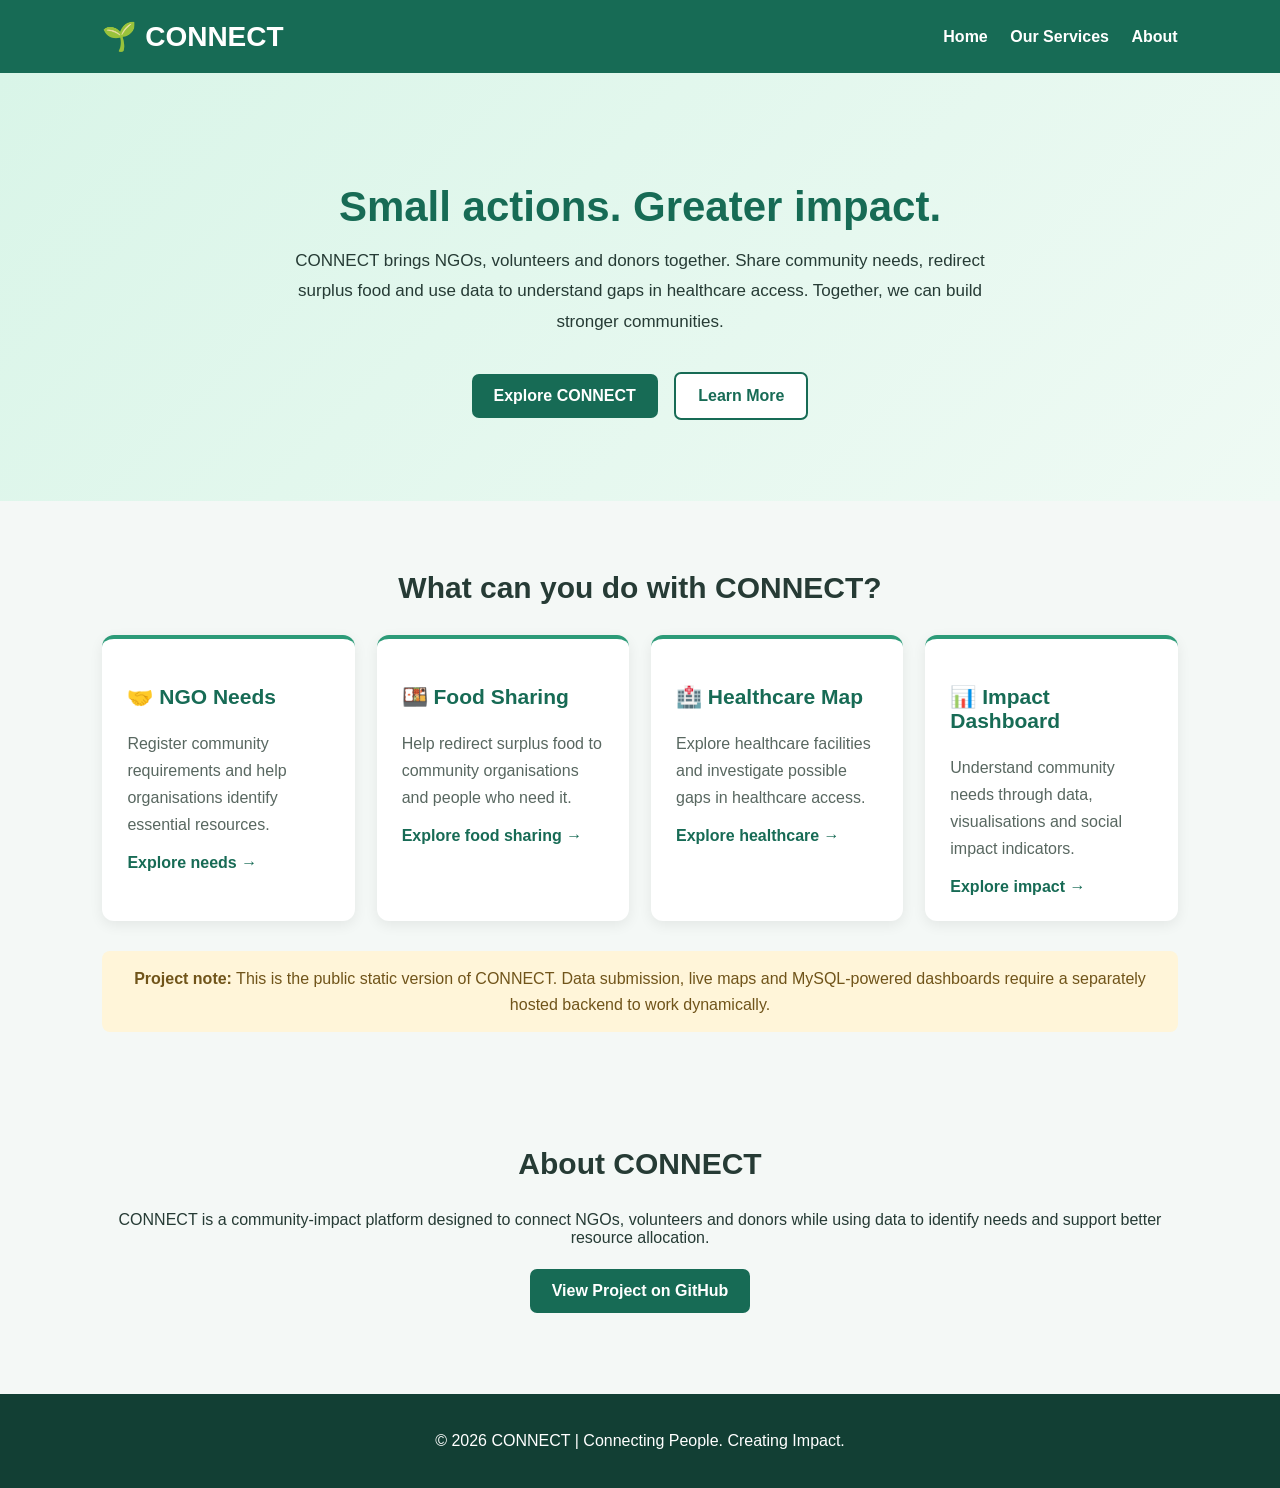
<file: index.html>
<!DOCTYPE html>
<html lang="en">
<head>
    <meta charset="UTF-8">
    <meta name="viewport" content="width=device-width, initial-scale=1.0">
    <title>Home | CONNECT</title>

    <style>
        * {
            box-sizing: border-box;
        }

        body {
            margin: 0;
            font-family: Arial, sans-serif;
            background: #f4f8f6;
            color: #263b35;
        }

        header {
            background: #176b55;
            color: white;
            padding: 20px 8%;
            display: flex;
            justify-content: space-between;
            align-items: center;
            flex-wrap: wrap;
            gap: 12px;
        }

        header h2 {
            margin: 0;
            font-size: 28px;
        }

        nav a {
            color: white;
            text-decoration: none;
            margin-left: 18px;
            font-weight: bold;
        }

        .hero {
            text-align: center;
            padding: 75px 20px;
            background: linear-gradient(135deg, #d9f5e8, #effaf4);
        }

        .hero h1 {
            font-size: 42px;
            color: #176b55;
            margin-bottom: 15px;
        }

        .hero p {
            max-width: 700px;
            margin: 0 auto 28px;
            line-height: 1.8;
            font-size: 17px;
        }

        .button {
            display: inline-block;
            background: #176b55;
            color: white;
            padding: 13px 22px;
            margin: 6px;
            border-radius: 7px;
            text-decoration: none;
            font-weight: bold;
        }

        .button:hover {
            background: #104c3d;
        }

        .secondary {
            background: white;
            color: #176b55;
            border: 2px solid #176b55;
        }

        .secondary:hover {
            background: #e0f3e9;
            color: #104c3d;
        }

        .section {
            padding: 45px 8%;
            text-align: center;
        }

        .section h2 {
            font-size: 30px;
            margin-bottom: 30px;
        }

        .grid {
            display: grid;
            grid-template-columns: repeat(auto-fit, minmax(220px, 1fr));
            gap: 22px;
        }

        .card {
            background: white;
            padding: 25px;
            border-radius: 12px;
            box-shadow: 0 4px 14px rgba(0, 0, 0, 0.07);
            text-align: left;
            border-top: 4px solid #2c9b78;
        }

        .card h3 {
            color: #176b55;
            font-size: 21px;
        }

        .card p {
            line-height: 1.7;
            color: #586760;
        }

        .card a {
            color: #176b55;
            font-weight: bold;
            text-decoration: none;
        }

        .card a:hover {
            text-decoration: underline;
        }

        .note {
            background: #fff5d9;
            color: #70541a;
            padding: 15px;
            border-radius: 8px;
            margin-top: 30px;
            line-height: 1.6;
        }

        footer {
            background: #123f34;
            color: white;
            text-align: center;
            padding: 22px;
            margin-top: 30px;
        }

        @media (max-width: 600px) {
            header {
                justify-content: center;
                text-align: center;
            }

            nav a {
                margin: 8px;
                display: inline-block;
            }

            .hero h1 {
                font-size: 32px;
            }
        }
    </style>
</head>

<body>

    <header>
        <h2>🌱 CONNECT</h2>

        <nav>
            <a href="#home">Home</a>
            <a href="#features">Our Services</a>
            <a href="#about">About</a>
        </nav>
    </header>

    <section class="hero" id="home">
        <h1>Small actions. Greater impact.</h1>

        <p>
            CONNECT brings NGOs, volunteers and donors together.
            Share community needs, redirect surplus food and use
            data to understand gaps in healthcare access.
            Together, we can build stronger communities.
        </p>

        <a class="button" href="#features">Explore CONNECT</a>
        <a class="button secondary" href="#about">Learn More</a>
    </section>

    <section class="section" id="features">
        <h2>What can you do with CONNECT?</h2>

        <div class="grid">

            <div class="card">
                <h3>🤝 NGO Needs</h3>
                <p>
                    Register community requirements and help
                    organisations identify essential resources.
                </p>
                <a href="#about">Explore needs →</a>
            </div>

            <div class="card">
                <h3>🍱 Food Sharing</h3>
                <p>
                    Help redirect surplus food to community
                    organisations and people who need it.
                </p>
                <a href="#about">Explore food sharing →</a>
            </div>

            <div class="card">
                <h3>🏥 Healthcare Map</h3>
                <p>
                    Explore healthcare facilities and investigate
                    possible gaps in healthcare access.
                </p>
                <a href="#about">Explore healthcare →</a>
            </div>

            <div class="card">
                <h3>📊 Impact Dashboard</h3>
                <p>
                    Understand community needs through data,
                    visualisations and social impact indicators.
                </p>
                <a href="#about">Explore impact →</a>
            </div>

        </div>

        <div class="note">
            <strong>Project note:</strong>
            This is the public static version of CONNECT.
            Data submission, live maps and MySQL-powered dashboards
            require a separately hosted backend to work dynamically.
        </div>
    </section>

    <section class="section" id="about">
        <h2>About CONNECT</h2>

        <p>
            CONNECT is a community-impact platform designed to
            connect NGOs, volunteers and donors while using data
            to identify needs and support better resource allocation.
        </p>

        <a class="button"
           href="https://github.com/preetha1475/CONNECT"
           target="_blank"
           rel="noopener noreferrer">
            View Project on GitHub
        </a>
    </section>

    <footer>
        <p>© 2026 CONNECT | Connecting People. Creating Impact.</p>
    </footer>

</body>
</html>
</file>
